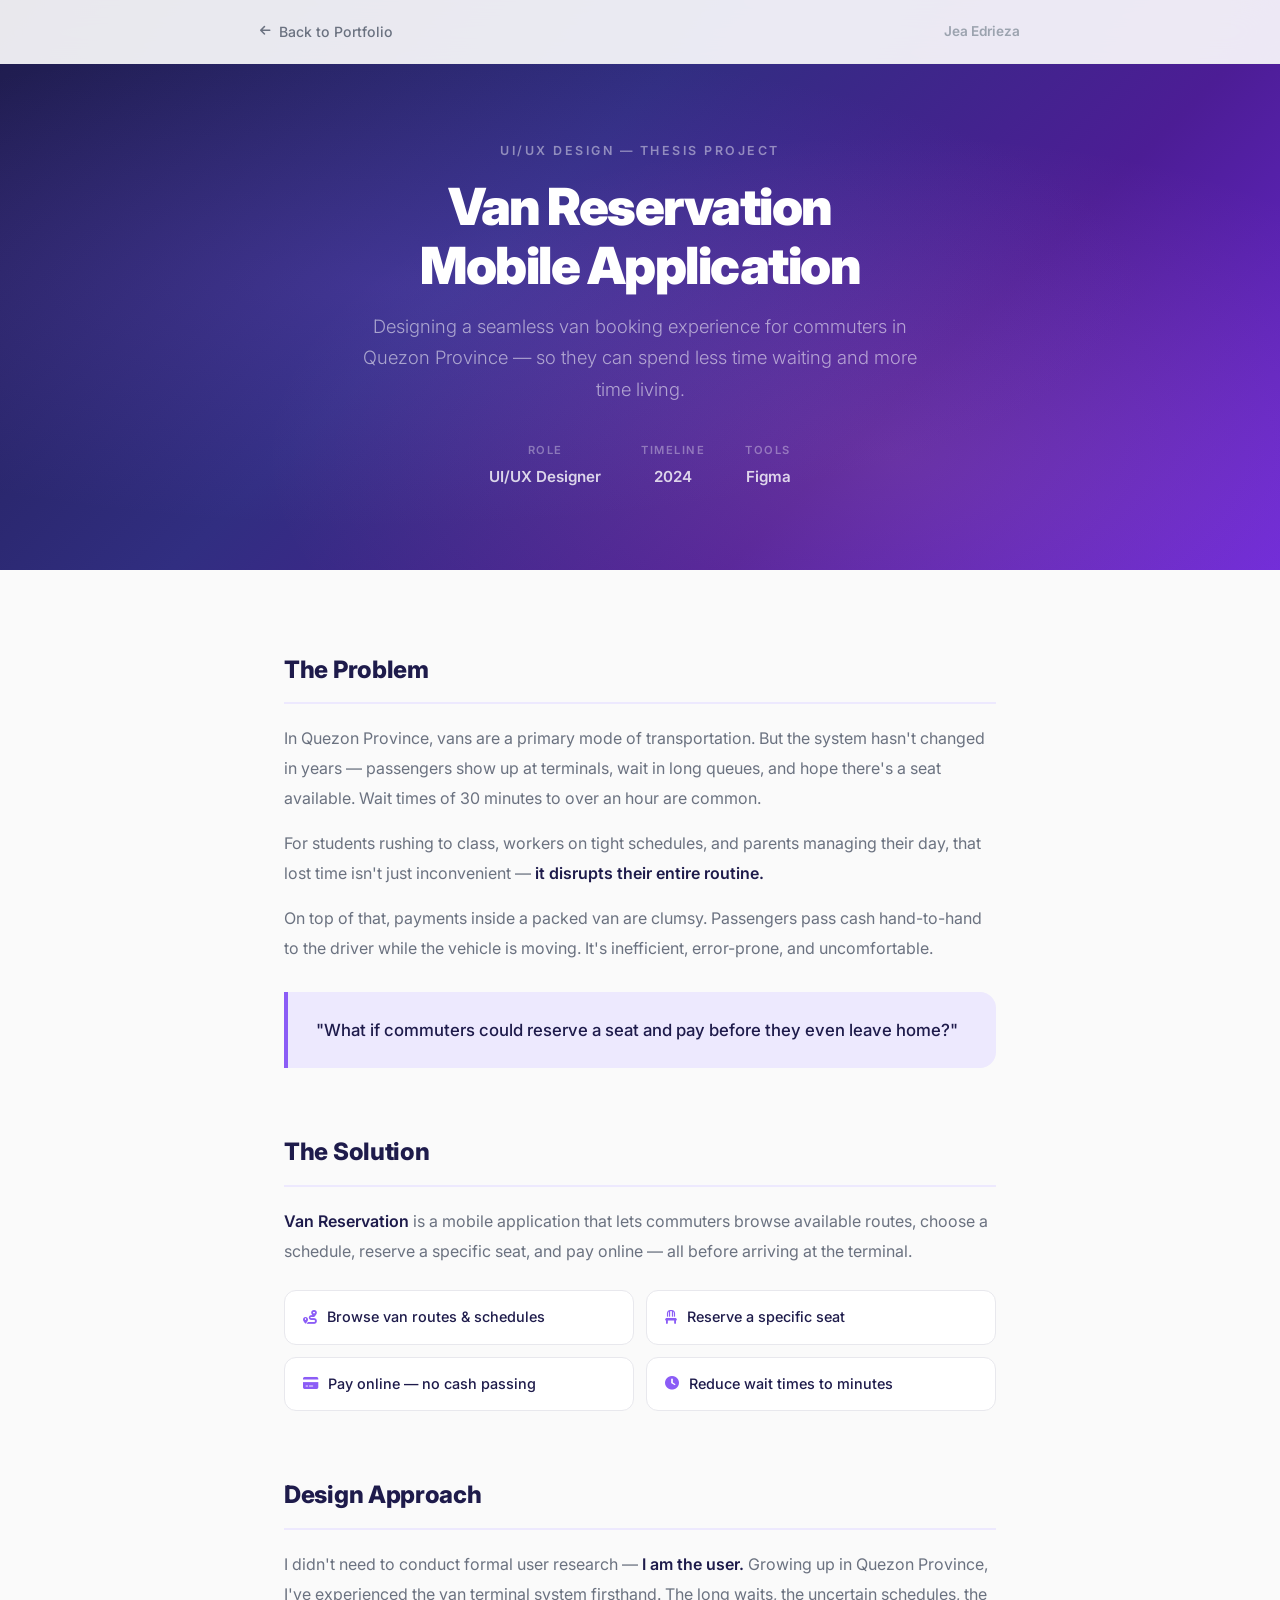
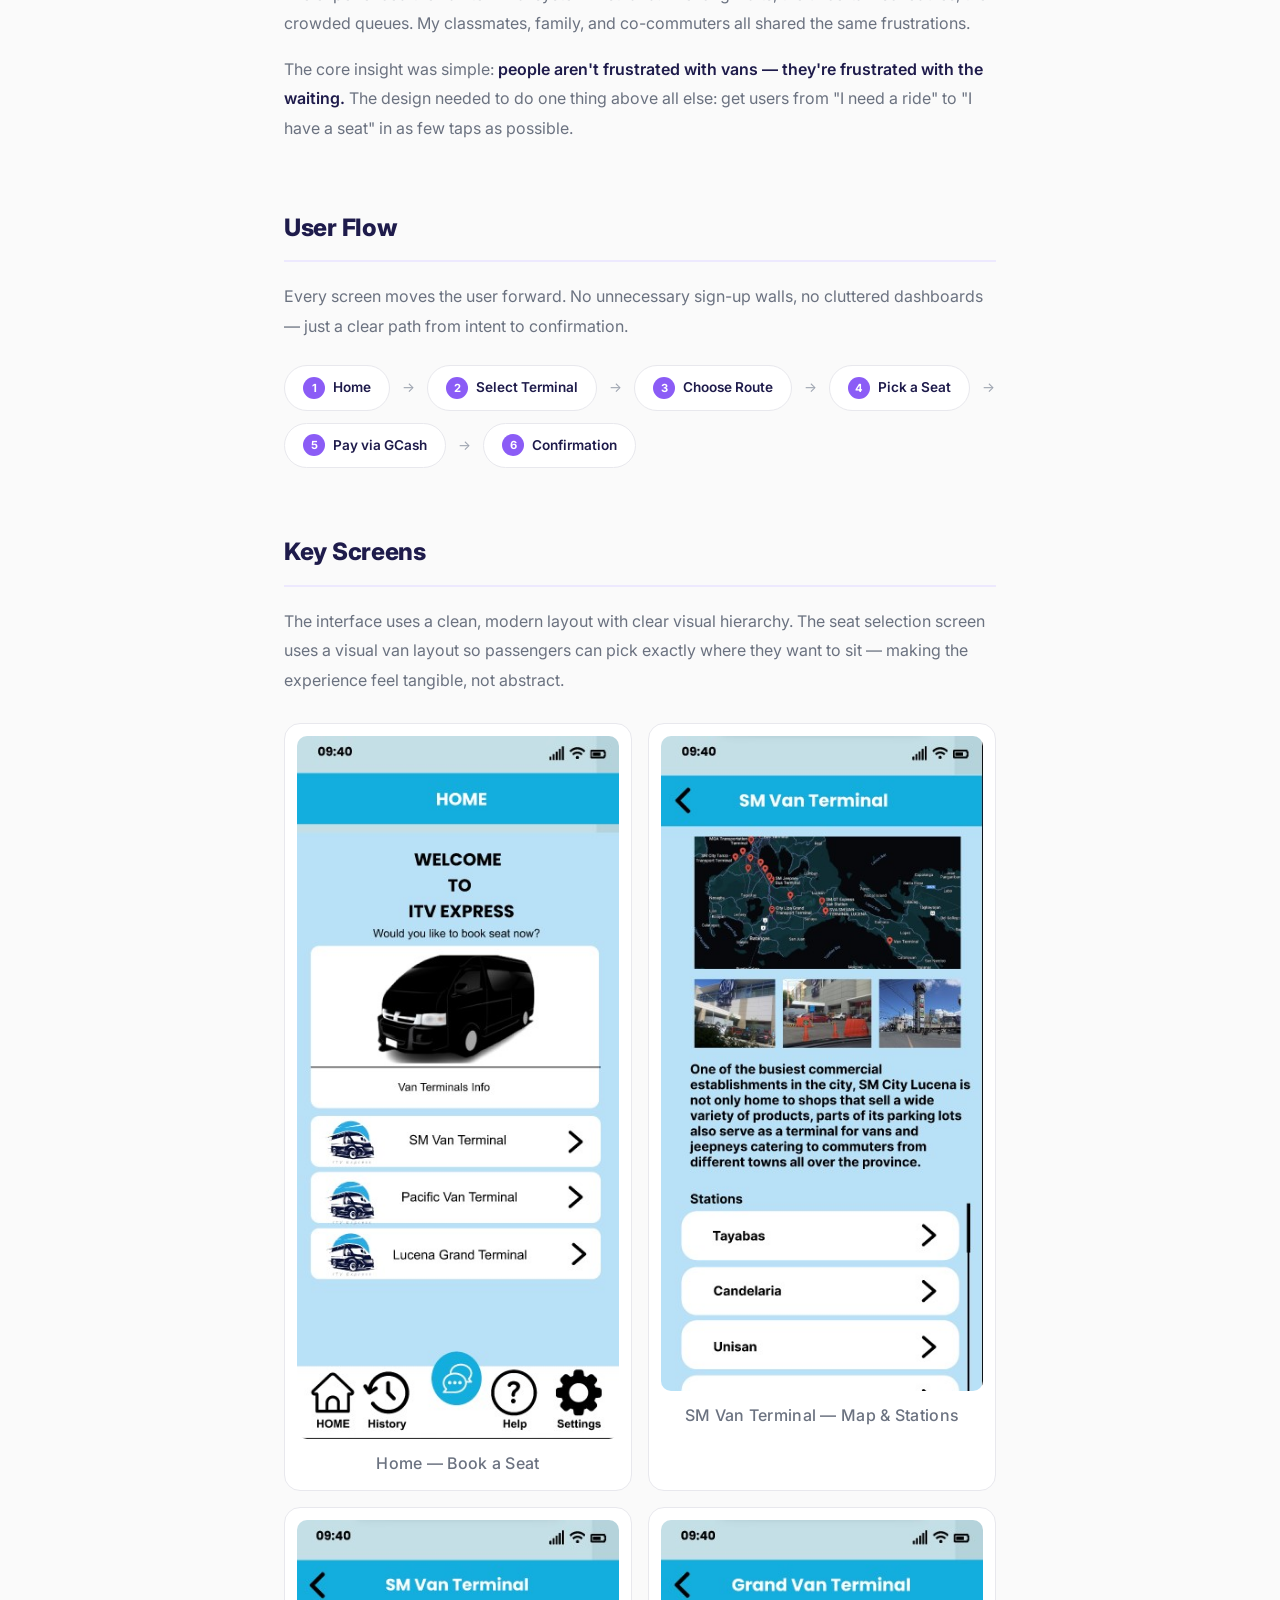
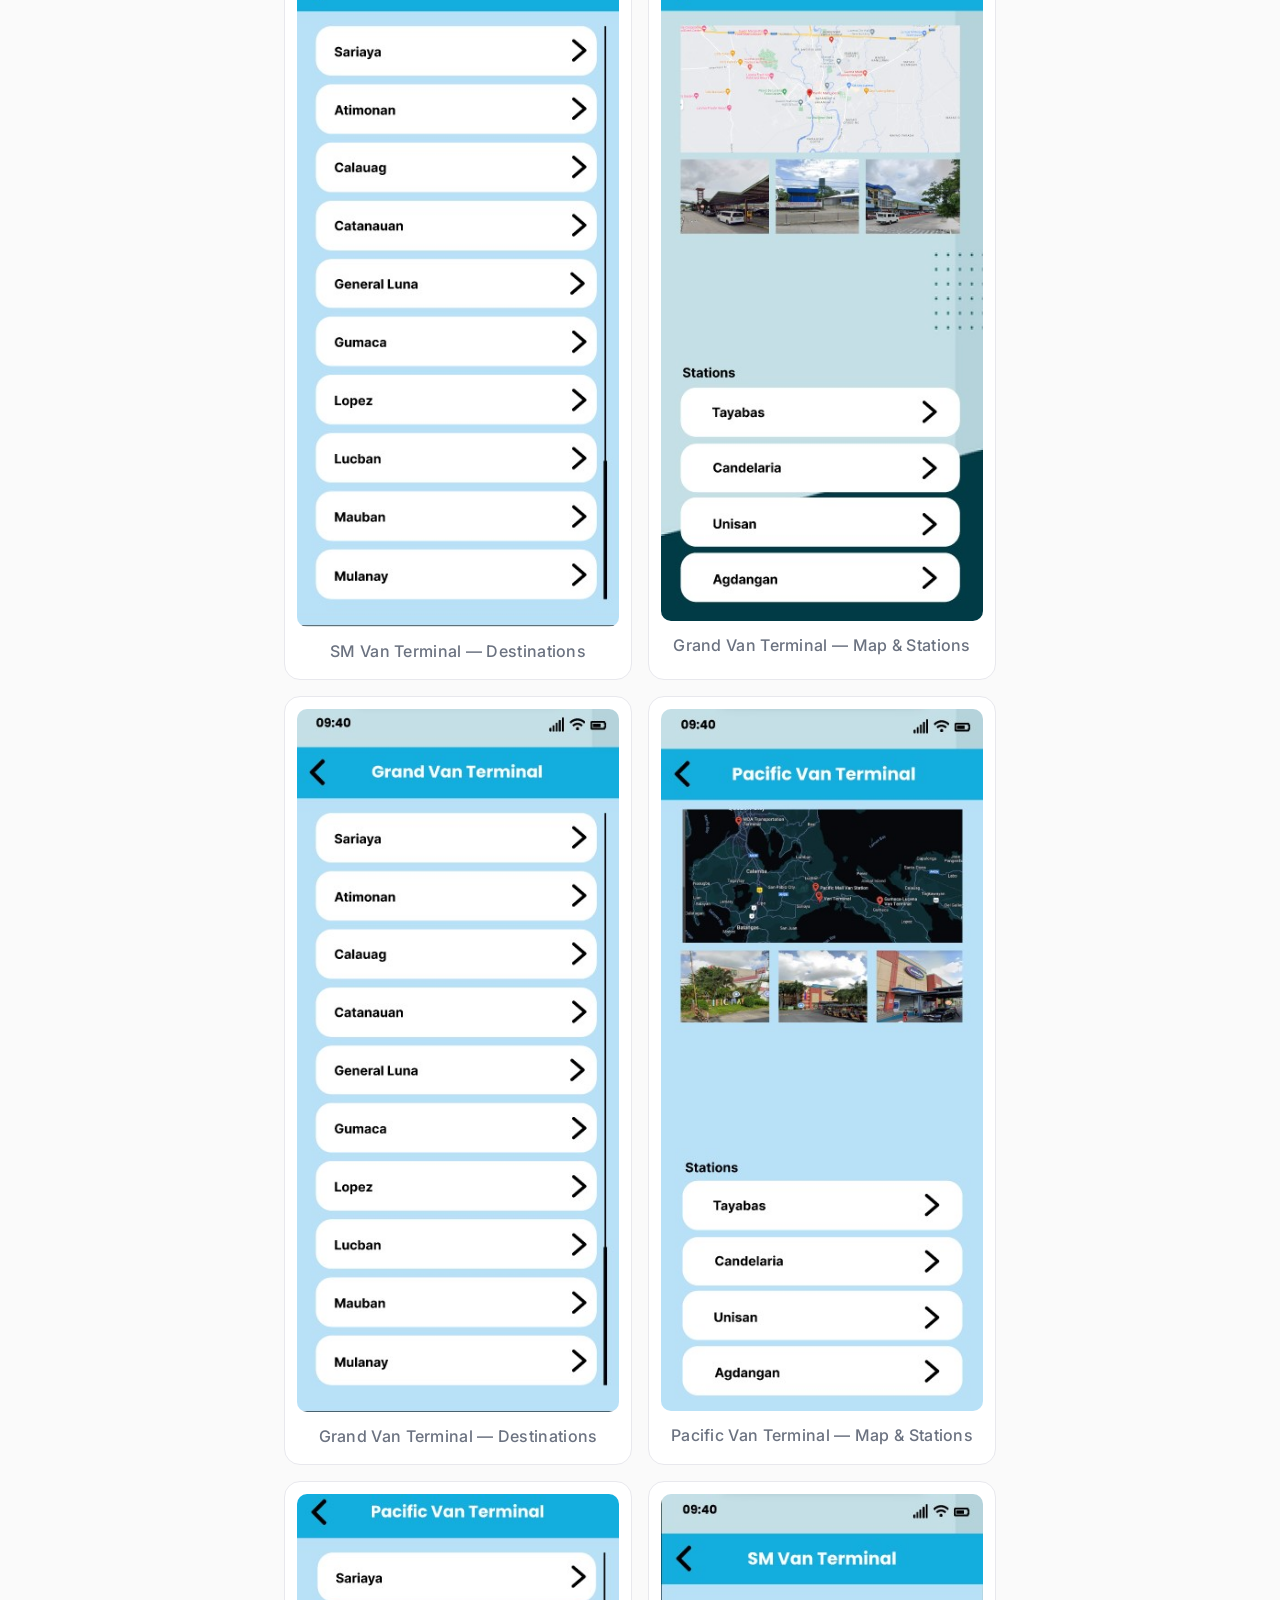
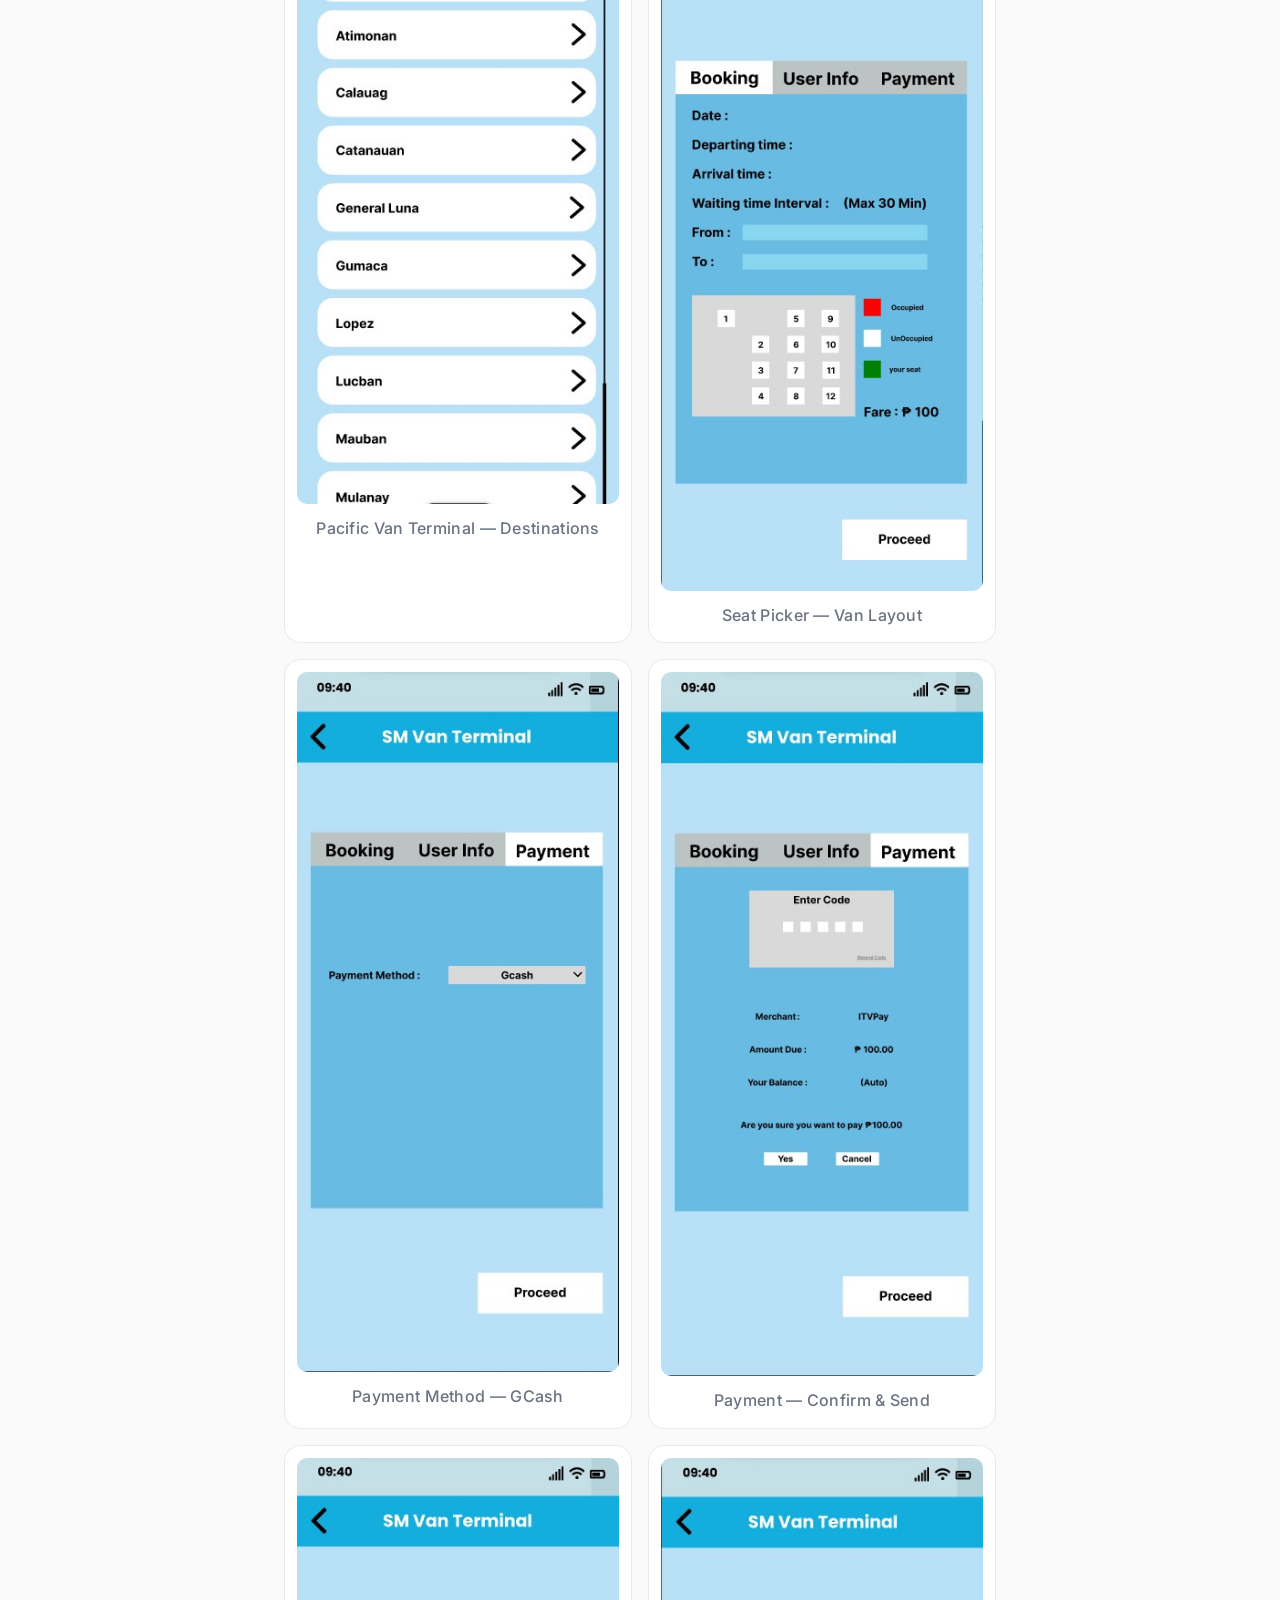
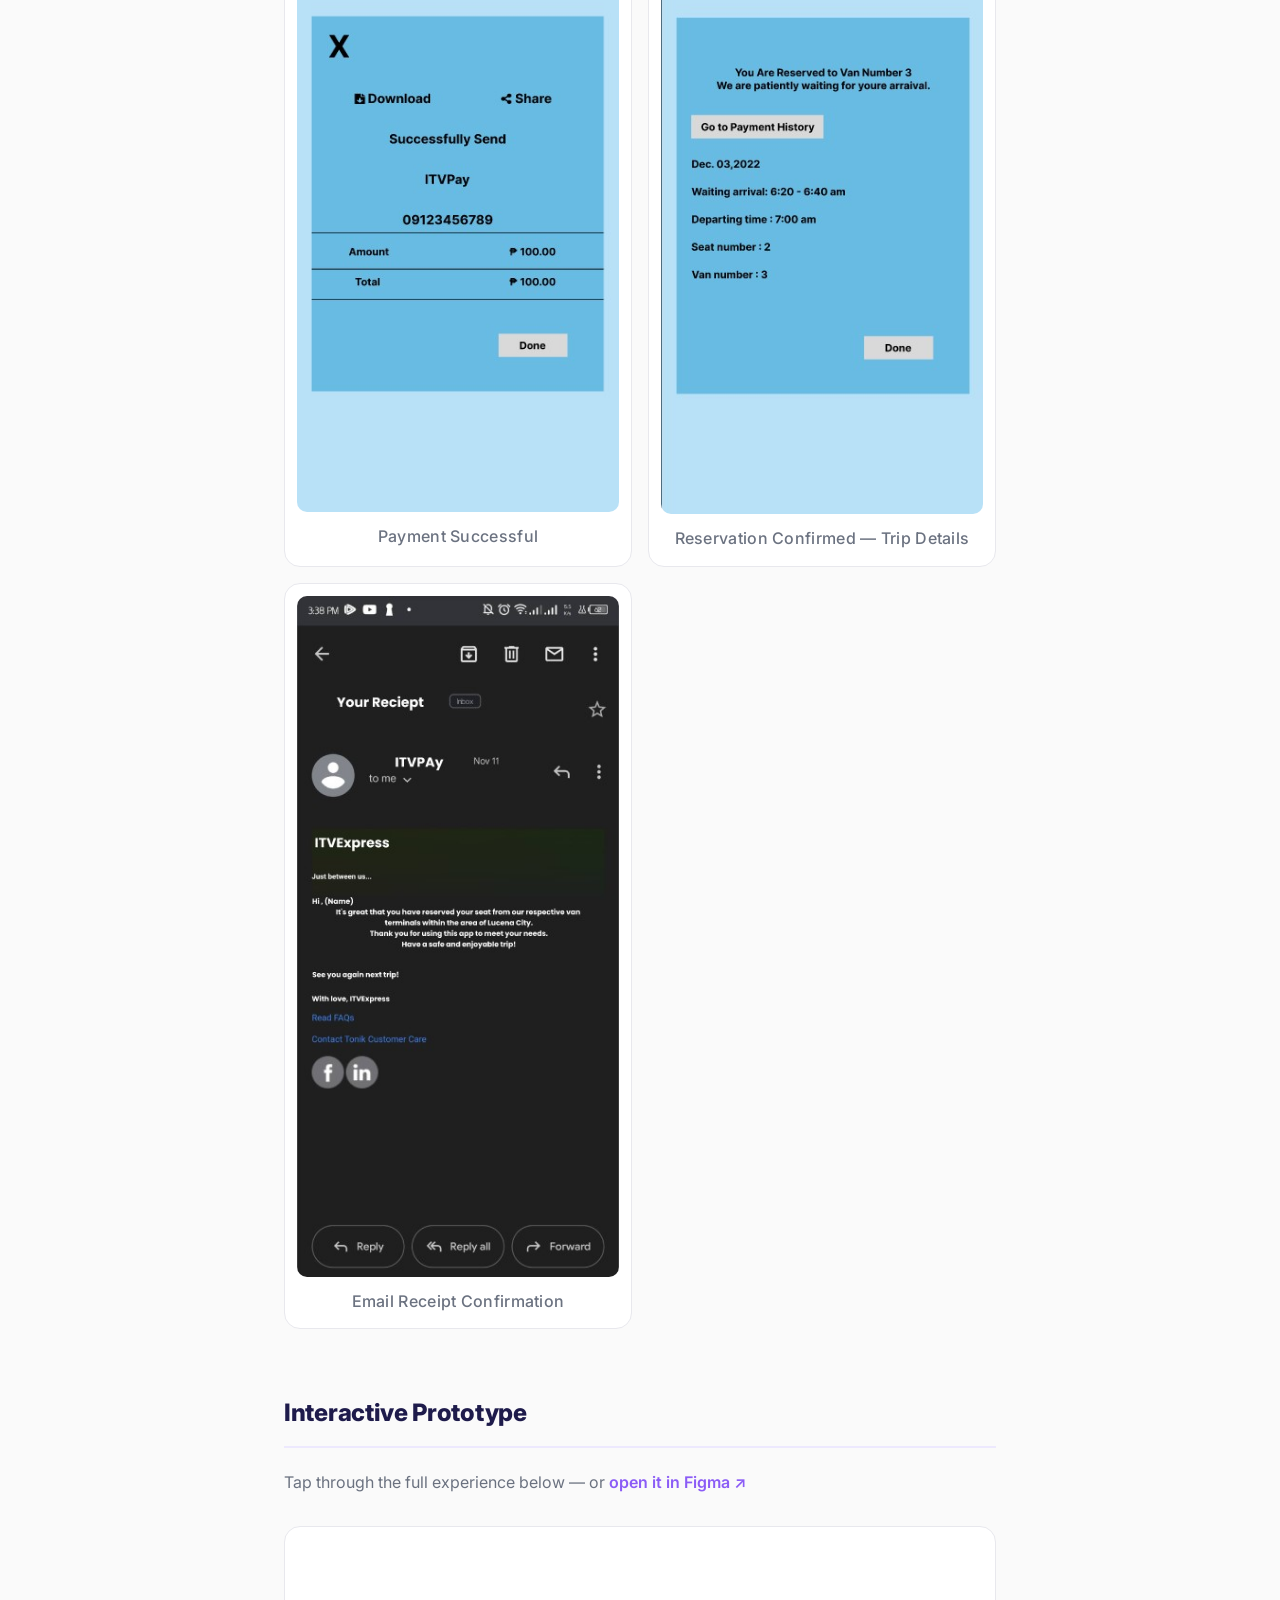
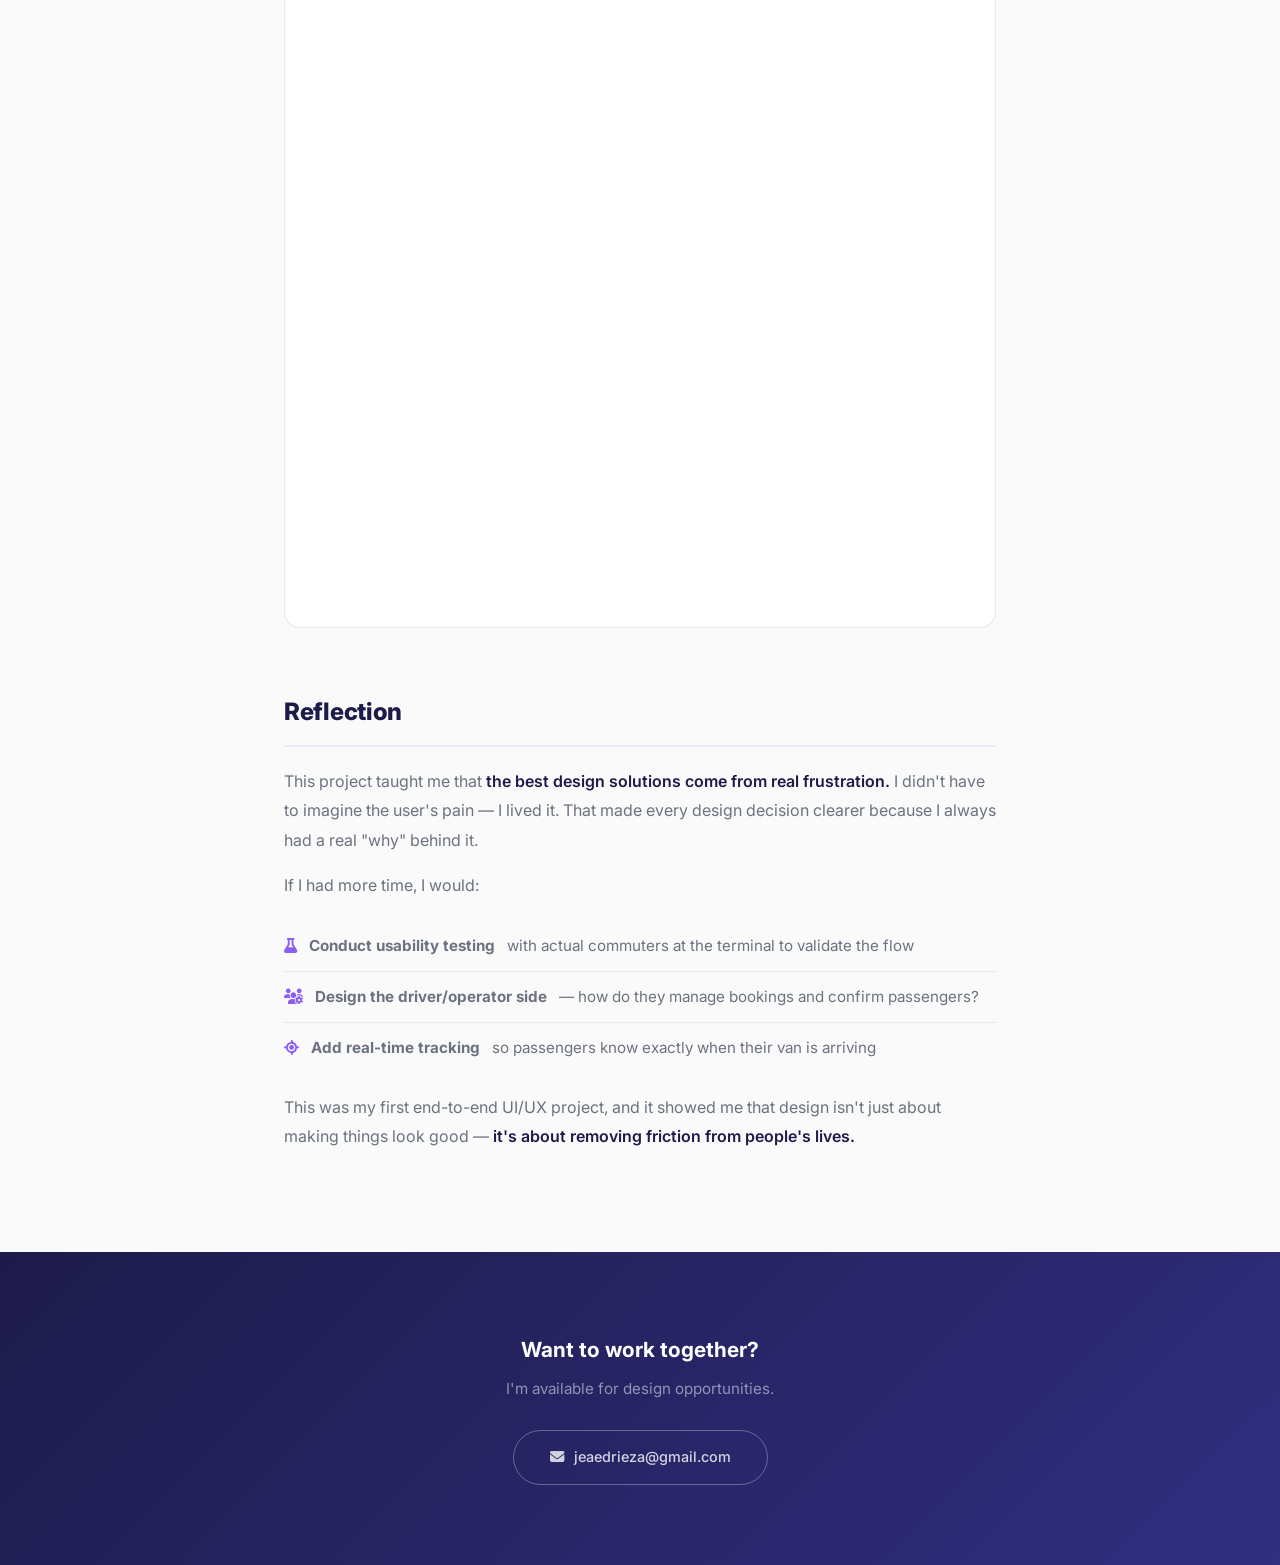
<file: van-reservation.html>
<!DOCTYPE html>
<html lang="en">
<head>
  <meta charset="UTF-8" />
  <meta name="viewport" content="width=device-width, initial-scale=1.0" />
  <title>Van Reservation — Case Study | Jea Edrieza</title>
  <link href="https://fonts.googleapis.com/css2?family=Inter:wght@300;400;500;600;700;800;900&display=swap" rel="stylesheet" />
  <link rel="stylesheet" href="https://cdnjs.cloudflare.com/ajax/libs/font-awesome/6.5.0/css/all.min.css" />
  <style>
    :root {
      --color-primary:     #8B5CF6;
      --color-primary-dk:  #7C3AED;
      --color-primary-lt:  #EDE9FE;
      --color-accent:      #F9A8D4;
      --color-white:       #FFFFFF;
      --color-bg:          #FAFAFA;
      --color-text-dark:   #1E1B4B;
      --color-text-mid:    #6B7280;
      --color-text-light:  #9CA3AF;
      --color-border:      #E8E8ED;
      --radius:            16px;
      --radius-pill:       999px;
      --font:              'Inter', sans-serif;
      --transition:        0.3s ease;
    }

    *, *::before, *::after { box-sizing: border-box; margin: 0; padding: 0; }
    html { scroll-behavior: smooth; font-size: 16px; }
    body { font-family: var(--font); color: var(--color-text-dark); background: var(--color-bg); line-height: 1.7; }
    a { text-decoration: none; color: inherit; }
    img { max-width: 100%; display: block; }

    /* ========== BACK NAV ========== */
    .case-nav {
      position: fixed; top: 0; left: 0; width: 100%; height: 64px;
      background: rgba(255,255,255,0.9); backdrop-filter: blur(20px);
      border-bottom: 1px solid var(--color-border); z-index: 100;
      display: flex; align-items: center; padding: 0 24px;
    }
    .case-nav-inner {
      max-width: 760px; margin: 0 auto; width: 100%;
      display: flex; align-items: center; justify-content: space-between;
    }
    .back-link {
      display: inline-flex; align-items: center; gap: 8px;
      font-size: 0.88rem; font-weight: 500; color: var(--color-text-mid);
      transition: color var(--transition);
    }
    .back-link:hover { color: var(--color-primary); }
    .back-link i { font-size: 0.75rem; transition: transform var(--transition); }
    .back-link:hover i { transform: translateX(-3px); }
    .case-nav-name { font-size: 0.85rem; font-weight: 600; color: var(--color-text-light); }

    /* ========== HERO ========== */
    .case-hero {
      padding: 140px 24px 80px; text-align: center;
      background: linear-gradient(135deg, #1E1B4B 0%, #312E81 40%, #4C1D95 70%, #6D28D9 100%);
      position: relative; overflow: hidden;
    }
    .case-hero::before {
      content: ''; position: absolute; inset: 0;
      background: radial-gradient(ellipse at 30% 50%, rgba(139,92,246,0.2) 0%, transparent 60%),
                  radial-gradient(ellipse at 70% 80%, rgba(249,168,212,0.15) 0%, transparent 50%);
    }
    .case-hero-cat {
      font-size: 0.78rem; font-weight: 600; letter-spacing: 2.5px; text-transform: uppercase;
      color: rgba(255,255,255,0.45); margin-bottom: 16px; position: relative; z-index: 1;
    }
    .case-hero-title {
      font-size: clamp(2rem, 5vw, 3.2rem); font-weight: 900; letter-spacing: -1.5px;
      color: #ffffff; line-height: 1.15; margin-bottom: 16px; position: relative; z-index: 1;
    }
    .case-hero-desc {
      font-size: clamp(1rem, 2vw, 1.15rem); font-weight: 300; color: rgba(255,255,255,0.55);
      max-width: 560px; margin: 0 auto; line-height: 1.7; position: relative; z-index: 1;
    }
    .case-meta {
      display: flex; justify-content: center; gap: 40px; margin-top: 36px;
      position: relative; z-index: 1;
    }
    .case-meta-item { text-align: center; }
    .case-meta-label {
      font-size: 0.7rem; font-weight: 600; letter-spacing: 1.5px; text-transform: uppercase;
      color: rgba(255,255,255,0.35); margin-bottom: 4px;
    }
    .case-meta-value { font-size: 0.95rem; font-weight: 600; color: rgba(255,255,255,0.8); }

    /* ========== CONTENT ========== */
    .case-body { max-width: 760px; margin: 0 auto; padding: 80px 24px 100px; }

    .case-section { margin-bottom: 64px; }
    .case-section:last-child { margin-bottom: 0; }

    .case-section h2 {
      font-size: 1.5rem; font-weight: 800; color: var(--color-text-dark);
      letter-spacing: -0.3px; margin-bottom: 20px;
      padding-bottom: 12px; border-bottom: 2px solid var(--color-primary-lt);
    }
    .case-section p {
      font-size: 1rem; color: var(--color-text-mid); line-height: 1.85;
      margin-bottom: 16px;
    }
    .case-section p:last-child { margin-bottom: 0; }
    .case-section p strong { color: var(--color-text-dark); font-weight: 600; }
    .case-section p em { color: var(--color-primary); font-style: italic; }

    /* Highlight quote */
    .case-highlight {
      background: var(--color-primary-lt); border-left: 4px solid var(--color-primary);
      border-radius: 0 var(--radius) var(--radius) 0;
      padding: 24px 28px; margin: 28px 0;
      font-size: 1.05rem; font-weight: 500; color: var(--color-text-dark);
      line-height: 1.7;
    }

    /* Feature list */
    .case-features {
      display: grid; grid-template-columns: 1fr 1fr; gap: 12px;
      margin: 24px 0;
    }
    .case-feature {
      display: flex; align-items: center; gap: 10px;
      padding: 14px 18px; background: var(--color-white);
      border: 1px solid var(--color-border); border-radius: 12px;
      font-size: 0.9rem; font-weight: 500; color: var(--color-text-dark);
    }
    .case-feature i { color: var(--color-primary); font-size: 0.85rem; }

    /* User flow steps */
    .case-flow {
      display: flex; flex-wrap: wrap; gap: 12px; margin: 24px 0;
      align-items: center;
    }
    .case-flow-step {
      display: flex; align-items: center; gap: 8px;
      padding: 10px 18px; background: var(--color-white);
      border: 1px solid var(--color-border); border-radius: var(--radius-pill);
      font-size: 0.85rem; font-weight: 600; color: var(--color-text-dark);
    }
    .case-flow-step .step-num {
      width: 22px; height: 22px; border-radius: 50%;
      background: var(--color-primary); color: #fff;
      display: flex; align-items: center; justify-content: center;
      font-size: 0.7rem; font-weight: 700;
    }
    .case-flow-arrow { color: var(--color-text-light); font-size: 0.85rem; }

    /* Screenshot gallery */
    .case-screens {
      display: grid; grid-template-columns: repeat(2, 1fr); gap: 16px;
      margin: 28px 0;
    }
    .case-screens.single { grid-template-columns: 1fr; max-width: 375px; margin-left: auto; margin-right: auto; }
    .case-screen-wrap {
      background: var(--color-white); border: 1px solid var(--color-border);
      border-radius: var(--radius); overflow: hidden; padding: 12px;
      transition: transform var(--transition), box-shadow var(--transition);
    }
    .case-screen-wrap:hover { transform: translateY(-4px); box-shadow: 0 12px 40px rgba(139,92,246,0.12); }
    .case-screen-wrap img { border-radius: 10px; width: 100%; }
    .case-screen-caption {
      font-size: 0.78rem; font-weight: 500; color: var(--color-text-light);
      text-align: center; margin-top: 10px; letter-spacing: 0.3px;
    }

    /* Figma embed */
    .case-figma-wrap {
      margin: 28px 0; border-radius: var(--radius); overflow: hidden;
      border: 1px solid var(--color-border); background: var(--color-white);
    }
    .case-figma-wrap iframe { width: 100%; height: 700px; border: none; display: block; }

    /* Reflection list */
    .case-reflection-list {
      list-style: none; margin: 20px 0;
    }
    .case-reflection-list li {
      display: flex; gap: 12px; padding: 12px 0;
      border-bottom: 1px solid var(--color-border);
      font-size: 0.95rem; color: var(--color-text-mid); line-height: 1.7;
    }
    .case-reflection-list li:last-child { border-bottom: none; }
    .case-reflection-list li i { color: var(--color-primary); margin-top: 5px; flex-shrink: 0; }

    /* CTA */
    .case-cta {
      text-align: center; padding: 80px 24px;
      background: linear-gradient(135deg, #1E1B4B, #312E81);
    }
    .case-cta p {
      font-size: 1.3rem; font-weight: 700; color: #ffffff; margin-bottom: 8px;
    }
    .case-cta span { font-size: 0.95rem; color: rgba(255,255,255,0.5); }
    .case-cta-btn {
      display: inline-flex; align-items: center; gap: 10px;
      margin-top: 28px; padding: 14px 36px;
      border: 1.5px solid rgba(255,255,255,0.3); border-radius: var(--radius-pill);
      color: rgba(255,255,255,0.8); font-family: var(--font);
      font-size: 0.9rem; font-weight: 500; transition: all var(--transition);
    }
    .case-cta-btn:hover { background: rgba(255,255,255,0.1); border-color: rgba(255,255,255,0.6); color: #fff; }

    /* ========== RESPONSIVE ========== */
    @media (max-width: 600px) {
      .case-hero { padding: 120px 20px 60px; }
      .case-meta { flex-direction: column; gap: 16px; }
      .case-body { padding: 60px 20px 80px; }
      .case-features { grid-template-columns: 1fr; }
      .case-screens { grid-template-columns: 1fr; }
      .case-flow { flex-direction: column; align-items: flex-start; }
      .case-flow-arrow { display: none; }
    }
  </style>
</head>
<body>

  <!-- ========== NAV ========== -->
  <nav class="case-nav">
    <div class="case-nav-inner">
      <a href="index.html" class="back-link"><i class="fa-solid fa-arrow-left"></i> Back to Portfolio</a>
      <span class="case-nav-name">Jea Edrieza</span>
    </div>
  </nav>

  <!-- ========== HERO ========== -->
  <section class="case-hero">
    <p class="case-hero-cat">UI/UX Design — Thesis Project</p>
    <h1 class="case-hero-title">Van Reservation<br>Mobile Application</h1>
    <p class="case-hero-desc">Designing a seamless van booking experience for commuters in Quezon Province — so they can spend less time waiting and more time living.</p>
    <div class="case-meta">
      <div class="case-meta-item">
        <p class="case-meta-label">Role</p>
        <p class="case-meta-value">UI/UX Designer</p>
      </div>
      <div class="case-meta-item">
        <p class="case-meta-label">Timeline</p>
        <!-- ✏️ UPDATE THIS with your actual timeline -->
        <p class="case-meta-value">2024</p>
      </div>
      <div class="case-meta-item">
        <p class="case-meta-label">Tools</p>
        <p class="case-meta-value">Figma</p>
      </div>
    </div>
  </section>

  <!-- ========== BODY ========== -->
  <div class="case-body">

    <!-- THE PROBLEM -->
    <div class="case-section">
      <h2>The Problem</h2>
      <p>In Quezon Province, vans are a primary mode of transportation. But the system hasn't changed in years — passengers show up at terminals, wait in long queues, and hope there's a seat available. Wait times of 30 minutes to over an hour are common.</p>
      <p>For students rushing to class, workers on tight schedules, and parents managing their day, that lost time isn't just inconvenient — <strong>it disrupts their entire routine.</strong></p>
      <p>On top of that, payments inside a packed van are clumsy. Passengers pass cash hand-to-hand to the driver while the vehicle is moving. It's inefficient, error-prone, and uncomfortable.</p>
      <div class="case-highlight">
        "What if commuters could reserve a seat and pay before they even leave home?"
      </div>
    </div>

    <!-- THE SOLUTION -->
    <div class="case-section">
      <h2>The Solution</h2>
      <p><strong>Van Reservation</strong> is a mobile application that lets commuters browse available routes, choose a schedule, reserve a specific seat, and pay online — all before arriving at the terminal.</p>
      <div class="case-features">
        <div class="case-feature"><i class="fa-solid fa-route"></i> Browse van routes & schedules</div>
        <div class="case-feature"><i class="fa-solid fa-chair"></i> Reserve a specific seat</div>
        <div class="case-feature"><i class="fa-solid fa-credit-card"></i> Pay online — no cash passing</div>
        <div class="case-feature"><i class="fa-solid fa-clock"></i> Reduce wait times to minutes</div>
      </div>
    </div>

    <!-- DESIGN APPROACH -->
    <div class="case-section">
      <h2>Design Approach</h2>
      <p>I didn't need to conduct formal user research — <strong>I am the user.</strong> Growing up in Quezon Province, I've experienced the van terminal system firsthand. The long waits, the uncertain schedules, the crowded queues. My classmates, family, and co-commuters all shared the same frustrations.</p>
      <p>The core insight was simple: <strong>people aren't frustrated with vans — they're frustrated with the waiting.</strong> The design needed to do one thing above all else: get users from "I need a ride" to "I have a seat" in as few taps as possible.</p>
    </div>

    <!-- USER FLOW -->
    <div class="case-section">
      <h2>User Flow</h2>
      <p>Every screen moves the user forward. No unnecessary sign-up walls, no cluttered dashboards — just a clear path from intent to confirmation.</p>
            <div class="case-flow">
        <div class="case-flow-step"><span class="step-num">1</span> Home</div>
        <span class="case-flow-arrow">→</span>
        <div class="case-flow-step"><span class="step-num">2</span> Select Terminal</div>
        <span class="case-flow-arrow">→</span>
        <div class="case-flow-step"><span class="step-num">3</span> Choose Route</div>
        <span class="case-flow-arrow">→</span>
        <div class="case-flow-step"><span class="step-num">4</span> Pick a Seat</div>
        <span class="case-flow-arrow">→</span>
        <div class="case-flow-step"><span class="step-num">5</span> Pay via GCash</div>
        <span class="case-flow-arrow">→</span>
        <div class="case-flow-step"><span class="step-num">6</span> Confirmation</div>
      </div>
    </div>

    <!-- KEY SCREENS -->
    <div class="case-section">
      <h2>Key Screens</h2>
      <p>The interface uses a clean, modern layout with clear visual hierarchy. The seat selection screen uses a visual van layout so passengers can pick exactly where they want to sit — making the experience feel tangible, not abstract.</p>

            <div class="case-screens">
        <div class="case-screen-wrap">
          <img src="screen-01-home.jpg" alt="Home Screen" />
          <p class="case-screen-caption">Home — Book a Seat</p>
        </div>
        <div class="case-screen-wrap">
          <img src="screen-02-routes-sm-map.jpg" alt="SM Terminal Routes" />
          <p class="case-screen-caption">SM Van Terminal — Map & Stations</p>
        </div>
        <div class="case-screen-wrap">
          <img src="screen-03-routes-sm-list.jpg" alt="SM Terminal Destinations" />
          <p class="case-screen-caption">SM Van Terminal — Destinations</p>
        </div>
        <div class="case-screen-wrap">
          <img src="screen-04-routes-grand-map.jpg" alt="Grand Terminal Routes" />
          <p class="case-screen-caption">Grand Van Terminal — Map & Stations</p>
        </div>
        <div class="case-screen-wrap">
          <img src="screen-05-routes-grand-list.jpg" alt="Grand Terminal Destinations" />
          <p class="case-screen-caption">Grand Van Terminal — Destinations</p>
        </div>
        <div class="case-screen-wrap">
          <img src="screen-06-routes-pacific-map.jpg" alt="Pacific Terminal Routes" />
          <p class="case-screen-caption">Pacific Van Terminal — Map & Stations</p>
        </div>
        <div class="case-screen-wrap">
          <img src="screen-07-routes-pacific-list.jpg" alt="Pacific Terminal Destinations" />
          <p class="case-screen-caption">Pacific Van Terminal — Destinations</p>
        </div>
        <div class="case-screen-wrap">
          <img src="screen-08-seats.jpg" alt="Seat Selection" />
          <p class="case-screen-caption">Seat Picker — Van Layout</p>
        </div>
        <div class="case-screen-wrap">
          <img src="screen-09-payment-method.jpg" alt="Payment Method" />
          <p class="case-screen-caption">Payment Method — GCash</p>
        </div>
        <div class="case-screen-wrap">
          <img src="screen-10-payment-processing.jpg" alt="Payment Processing" />
          <p class="case-screen-caption">Payment — Confirm & Send</p>
        </div>
        <div class="case-screen-wrap">
          <img src="screen-11-payment-success.jpg" alt="Payment Successful" />
          <p class="case-screen-caption">Payment Successful</p>
        </div>
        <div class="case-screen-wrap">
          <img src="screen-12-reserved.jpg" alt="Reservation Confirmed" />
          <p class="case-screen-caption">Reservation Confirmed — Trip Details</p>
        </div>
        <div class="case-screen-wrap">
          <img src="screen-13-email-receipt.jpg" alt="Email Receipt" />
          <p class="case-screen-caption">Email Receipt Confirmation</p>
        </div>
      </div>
    </div>

    <!-- PROTOTYPE -->
    <div class="case-section">
      <h2>Interactive Prototype</h2>
      <p>Tap through the full experience below — or <a href="https://www.figma.com/proto/5J4vWuctgWDgKdUGwKeX27/VAN-RESERVATION-MOBILE-APPLICATION?page-id=0%3A1&node-id=1-81&p=f&viewport=28%2C544%2C0.25&scaling=scale-down&content-scaling=fixed&starting-point-node-id=1%3A81&embed-host=share" target="_blank" style="color: var(--color-primary); font-weight: 600;">open it in Figma ↗</a></p>
      <div class="case-figma-wrap">
        <iframe src="https://embed.figma.com/proto/5J4vWuctgWDgKdUGwKeX27/VAN-RESERVATION-MOBILE-APPLICATION?page-id=0%3A1&node-id=1-81&p=f&viewport=28%2C544%2C0.25&scaling=scale-down&content-scaling=fixed&starting-point-node-id=1%3A81&embed-host=share" allowfullscreen></iframe>
      </div>
    </div>

    <!-- REFLECTION -->
    <div class="case-section">
      <h2>Reflection</h2>
      <p>This project taught me that <strong>the best design solutions come from real frustration.</strong> I didn't have to imagine the user's pain — I lived it. That made every design decision clearer because I always had a real "why" behind it.</p>
      <p>If I had more time, I would:</p>
      <ul class="case-reflection-list">
        <li><i class="fa-solid fa-flask"></i> <strong>Conduct usability testing</strong> with actual commuters at the terminal to validate the flow</li>
        <li><i class="fa-solid fa-users-gear"></i> <strong>Design the driver/operator side</strong> — how do they manage bookings and confirm passengers?</li>
        <li><i class="fa-solid fa-location-crosshairs"></i> <strong>Add real-time tracking</strong> so passengers know exactly when their van is arriving</li>
      </ul>
      <p>This was my first end-to-end UI/UX project, and it showed me that design isn't just about making things look good — <strong>it's about removing friction from people's lives.</strong></p>
    </div>

  </div>

  <!-- ========== CTA ========== -->
  <div class="case-cta">
    <p>Want to work together?</p>
    <span>I'm available for design opportunities.</span><br>
    <a href="mailto:jeaedrieza@gmail.com" class="case-cta-btn"><i class="fa-solid fa-envelope"></i> jeaedrieza@gmail.com</a>
  </div>

</body>
</html>
</file>
